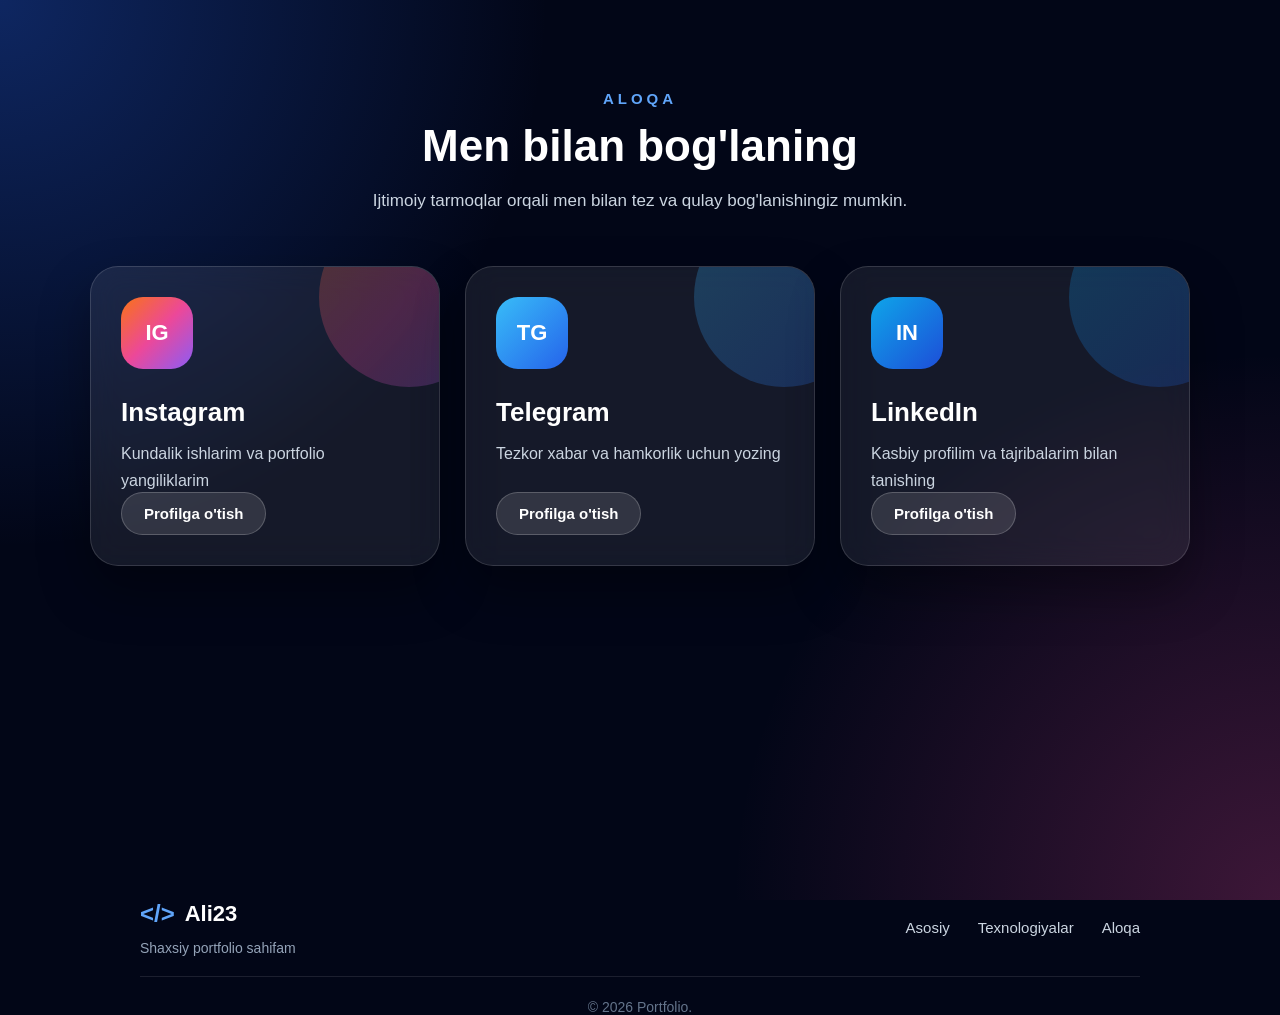
<file: aloqa.html>
<!DOCTYPE html>
<html lang="uz">
<head>
  <meta charset="UTF-8" />
  <meta name="viewport" content="width=device-width, initial-scale=1.0" />

  <title>Aloqa</title>

  <link rel="stylesheet" href="aloqa.css" />
</head>
<body>

  <section class="contact-section" id="contact">
    <div class="contact-container">

      <div class="contact-header">
        <p>Aloqa</p>
        <h2>Men bilan bog'laning</h2>
        <span>
          Ijtimoiy tarmoqlar orqali men bilan tez va qulay bog'lanishingiz mumkin.
        </span>
      </div>

      <div class="social-cards">

        <div class="social-card instagram">
          <div class="social-icon">IG</div>

          <div class="social-info">
            <h3>Instagram</h3>
            <p>Kundalik ishlarim va portfolio yangiliklarim</p>
          </div>

          <a
            href="https://instagram.com/rv.mukhammad"
            
            class="social-link"
            data-platform="Instagram"
          >
            Profilga o'tish
          </a>
        </div>

        <div class="social-card telegram">
          <div class="social-icon">TG</div>

          <div class="social-info">
            <h3>Telegram</h3>
            <p>Tezkor xabar va hamkorlik uchun yozing</p>
          </div>

          <a
            href="https://t.me/mxmmdrv"
            
            class="social-link"
            data-platform="Telegram"
          >
            Profilga o'tish
          </a>
        </div>

        <div class="social-card linkedin">
          <div class="social-icon">IN</div>

          <div class="social-info">
            <h3>LinkedIn</h3>
            <p>Kasbiy profilim va tajribalarim bilan tanishing</p>
          </div>

          <a
            href="https://linkedin.com/in/Muhammadali Rasulov"
            
            class="social-link"
            data-platform="LinkedIn"
          >
            Profilga o'tish
          </a>
        </div>

      </div>

    </div>
  </section>

          <footer class="footer">
    <div class="footer-container">
      <div class="footer-brand">
        <div class="brand-logo">
          <span class="logo">&lt;/&gt;</span>
          <span class="brand-name">Ali23</span>
        </div>
        <p>Shaxsiy portfolio sahifam</p>
      </div>
      <ul class="footer-links">
        <li><a href="main.html">Asosiy</a></li>
        <li><a href="texno.html">Texnologiyalar</a></li>
        <li><a href="aloqa.html">Aloqa</a></li>
      </ul>
    </div>
    <div class="footer-bottom">
      © 2026 Portfolio. 
    </div>
  </footer>


  <script src="aloqa.js"></script>
</body>
</html>
</file>
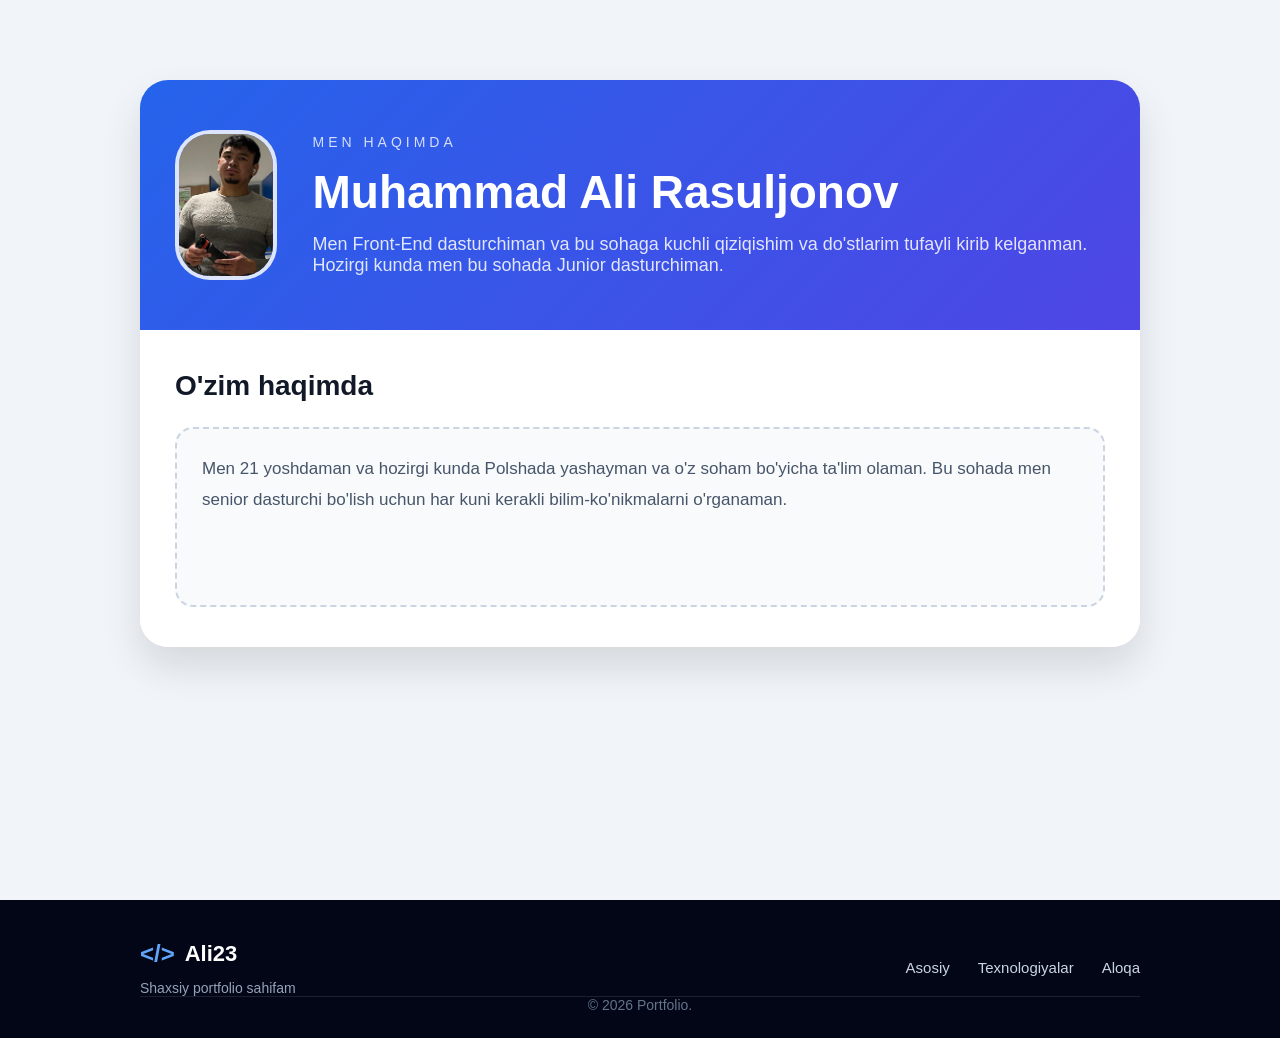
<file: men.html>
<!DOCTYPE html>
<html lang="en">
<head>
    <meta charset="UTF-8">
    <meta name="viewport" content="width=device-width, initial-scale=1.0">
    <link rel="stylesheet" href="https://cdn.jsdelivr.net/npm/bootstrap-icons@1.13.1/font/bootstrap-icons.min.css">
    <!-- <link rel="stylesheet" href="style.css"> -->
     <link rel="stylesheet" href="men.css">
    <title>My Web Page</title>
</head>
<body>
      
             <section class="about-section" id="about">
    <div class="about-container">
      <div class="about-top">
        <div class="profile-image">
          <img src="IMG_3330.JPG" alt="2026">
        </div>
        <div class="profile-info">
          <p class="section-name">Men haqimda</p>
          <h1> Muhammad Ali Rasuljonov</h1>
          <p class="short-info">
            Men Front-End dasturchiman va bu sohaga kuchli qiziqishim va do'stlarim tufayli kirib kelganman.
            Hozirgi kunda men bu sohada Junior dasturchiman.
          </p>
        </div>
      </div>
      <div class="about-bottom">
        <h2>O'zim haqimda</h2>
        <div class="about-text">
          Men 21 yoshdaman va hozirgi kunda Polshada yashayman va o'z soham bo'yicha ta'lim olaman.
          Bu sohada men senior dasturchi bo'lish uchun har kuni kerakli bilim-ko'nikmalarni 
          o'rganaman.

        </div>
      </div>
    </div>
  </section>

             <footer class="footer">
    <div class="footer-container">
      <div class="footer-brand">
        <div class="brand-logo">
          <span class="logo">&lt;/&gt;</span>
          <span class="brand-name">Ali23</span>
        </div>
        <p>Shaxsiy portfolio sahifam</p>
      </div>
      <ul class="footer-links">
        <li><a href="main.html">Asosiy</a></li>
        <li><a href="texno.html">Texnologiyalar</a></li>
        <li><a href="aloqa.html">Aloqa</a></li>
      </ul>
    </div>
    <div class="footer-bottom">
      © 2026 Portfolio. 
    </div>
  </footer>

    <script src="script.js"></script>
</body>
</html>
</file>
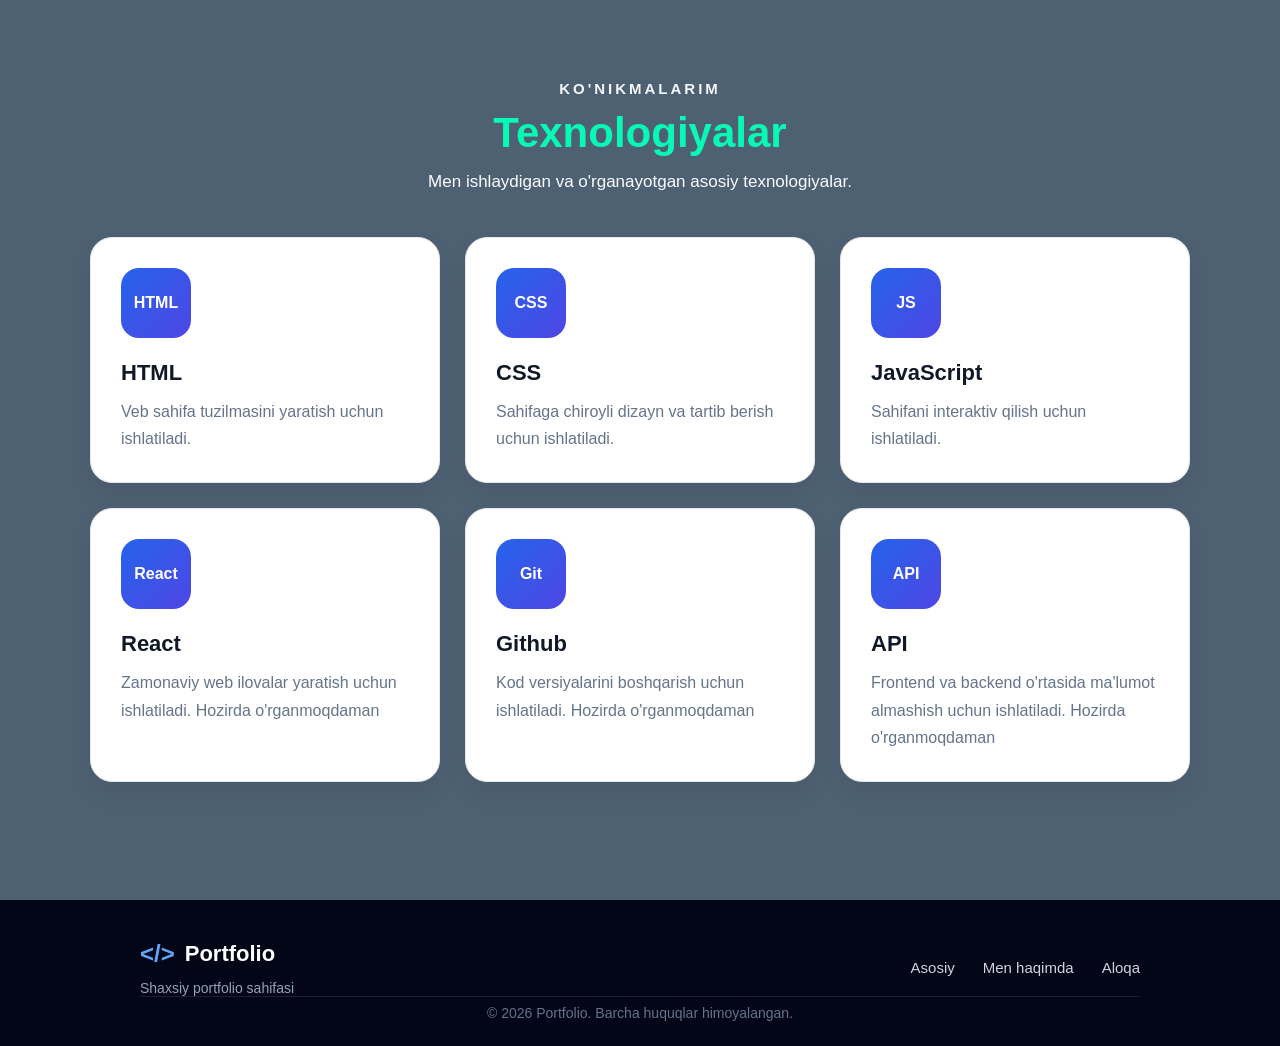
<file: texno.html>
<!DOCTYPE html>
<html lang="en">
<head>
    <meta charset="UTF-8">
    <meta name="viewport" content="width=device-width, initial-scale=1.0">
    <link rel="stylesheet" href="https://cdn.jsdelivr.net/npm/bootstrap-icons@1.13.1/font/bootstrap-icons.min.css">
    <!-- <link rel="stylesheet" href="style.css"> -->
     <link rel="stylesheet" href="texno.css">
    <title>My Web Page</title>
</head>
<body>
       <!-- <nav class="navbar">
        <div class="brand">
            <span class="logo">&lt;/&gt;</span>
      <span class="brand-name">My Web Page</span>
        </div>
            <ul class="nav-links">
            <li><a href="men.html">Men haqimda</a></li>
            <li><a href="texno.html">Texnologiyalar</a></li>
            <li><a href="aloqa.html">Aloqa</a></li>
            </ul>
        
       </nav> -->

        <section class="technologies-section" id="technologies">
    <div class="technologies-container">
      <div class="section-header">
        <p>Ko'nikmalarim</p>
        <h2>Texnologiyalar</h2>
        <span>
          Men ishlaydigan va o'rganayotgan asosiy texnologiyalar.
        </span>
      </div>
      <div class="technologies-grid">
        <div class="technology-card">
          <div class="technology-icon">HTML</div>
          <h3>HTML</h3>
          <p>Veb sahifa tuzilmasini yaratish uchun ishlatiladi.</p>
        </div>
        <div class="technology-card">
          <div class="technology-icon">CSS</div>
          <h3>CSS</h3>
          <p>Sahifaga chiroyli dizayn va tartib berish uchun ishlatiladi.</p>
        </div>
        <div class="technology-card">
          <div class="technology-icon">JS</div>
          <h3>JavaScript</h3>
          <p>Sahifani interaktiv qilish uchun ishlatiladi.</p>
        </div>
        <div class="technology-card">
          <div class="technology-icon">React</div>
          <h3>React</h3>
          <p>Zamonaviy web ilovalar yaratish uchun ishlatiladi.
            Hozirda o'rganmoqdaman
          </p>
        </div>
        <div class="technology-card">
          <div class="technology-icon">Git</div>
          <h3>Github</h3>
          <p>Kod versiyalarini boshqarish uchun ishlatiladi.
            Hozirda o'rganmoqdaman
          </p>
        </div>
        <div class="technology-card">
          <div class="technology-icon">API</div>
          <h3>API</h3>
          <p>Frontend va backend o'rtasida ma'lumot almashish uchun ishlatiladi.
            Hozirda o'rganmoqdaman
          </p>
        </div>
      </div>
    </div>
  </section>

  <!-- <script src="https://accounts.google.com/gsi/client" async defer></script> -->
  
         <footer class="footer">
    <div class="footer-container">
      <div class="footer-brand">
        <div class="brand-logo">
          <span class="logo">&lt;/&gt;</span>
          <span class="brand-name">Portfolio</span>
        </div>
        <p>Shaxsiy portfolio sahifasi</p>
      </div>
      <ul class="footer-links">
        <li><a href="main.html">Asosiy</a></li>
        <li><a href="men.html">Men haqimda</a></li>
        <li><a href="aloqa.html">Aloqa</a></li>
      </ul>
    </div>
    <div class="footer-bottom">
      © 2026 Portfolio. Barcha huquqlar himoyalangan.
    </div>
  </footer>


    <script src="script.js"></script>
</body>
</html>
</file>
<file: aloqa.css>
* {
  margin: 0;
  padding: 0;
  box-sizing: border-box;
}

body {
  font-family: Arial, sans-serif;
  background-color: #020617;
  color: #ffffff;
}

.contact-section {
  width: 100%;
  min-height: 100vh;
  padding: 90px 20px;
  background:
    radial-gradient(circle at top left, rgba(37, 99, 235, 0.35), transparent 35%),
    radial-gradient(circle at bottom right, rgba(236, 72, 153, 0.25), transparent 35%),
    #020617;
}

.contact-container {
  max-width: 1100px;
  margin: 0 auto;
}

.contact-header {
  text-align: center;
  margin-bottom: 50px;
}

.contact-header p {
  color: #60a5fa;
  font-size: 15px;
  font-weight: bold;
  letter-spacing: 4px;
  text-transform: uppercase;
  margin-bottom: 14px;
}

.contact-header h2 {
  font-size: 44px;
  margin-bottom: 16px;
}

.contact-header span {
  display: block;
  max-width: 600px;
  margin: 0 auto;
  color: #cbd5e1;
  font-size: 17px;
  line-height: 1.7;
}

.social-cards {
  display: grid;
  grid-template-columns: repeat(3, 1fr);
  gap: 25px;
}

.social-card {
  position: relative;
  overflow: hidden;
  padding: 30px;
  min-height: 300px;
  border-radius: 28px;
  background: rgba(255, 255, 255, 0.08);
  border: 1px solid rgba(255, 255, 255, 0.14);
  box-shadow: 0 25px 50px rgba(0, 0, 0, 0.35);
  backdrop-filter: blur(16px);
  transition: 0.35s ease;
}

.social-card::before {
  content: "";
  position: absolute;
  width: 180px;
  height: 180px;
  right: -60px;
  top: -60px;
  border-radius: 50%;
  opacity: 0.25;
  transition: 0.35s ease;
}

.social-card:hover {
  transform: translateY(-10px);
}

.social-card:hover::before {
  transform: scale(1.3);
  opacity: 0.45;
}

.instagram::before {
  background: linear-gradient(135deg, #f97316, #ec4899, #8b5cf6);
}

.telegram::before {
  background: linear-gradient(135deg, #38bdf8, #2563eb);
}

.linkedin::before {
  background: linear-gradient(135deg, #0ea5e9, #1d4ed8);
}

.social-icon {
  position: relative;
  z-index: 1;
  width: 72px;
  height: 72px;
  border-radius: 22px;
  display: flex;
  align-items: center;
  justify-content: center;
  font-weight: 800;
  font-size: 22px;
  color: #ffffff;
  margin-bottom: 28px;
}

.instagram .social-icon {
  background: linear-gradient(135deg, #f97316, #ec4899, #8b5cf6);
}

.telegram .social-icon {
  background: linear-gradient(135deg, #38bdf8, #2563eb);
}

.linkedin .social-icon {
  background: linear-gradient(135deg, #0ea5e9, #1d4ed8);
}

.social-info {
  position: relative;
  z-index: 1;
}

.social-info h3 {
  font-size: 26px;
  margin-bottom: 12px;
}

.social-info p {
  color: #cbd5e1;
  line-height: 1.7;
  font-size: 16px;
}

.social-link {
  position: absolute;
  left: 30px;
  bottom: 30px;
  z-index: 1;
  display: inline-block;
  padding: 12px 22px;
  border-radius: 999px;
  text-decoration: none;
  color: #ffffff;
  font-size: 15px;
  font-weight: bold;
  background-color: rgba(255, 255, 255, 0.12);
  border: 1px solid rgba(255, 255, 255, 0.2);
  transition: 0.3s ease;
}

.social-link:hover {
  background-color: #ffffff;
  color: #020617;
}

@media (max-width: 900px) {
  .social-cards {
    grid-template-columns: 1fr;
  }

  .contact-header h2 {
    font-size: 34px;
  }

  .social-card {
    min-height: 260px;
  }
}
/* 
* {
  margin: 0;
  padding: 0;
  box-sizing: border-box;
}

body {
  font-family: Arial, sans-serif;
} */

.footer {
  /* background-color: #020617; */
  color: #ffffff;
  /* padding: 40px 24px 25px; */
}

.footer-container {
  max-width: 1000px;
  margin: 0 auto;
  display: flex;
  align-items: center;
  justify-content: space-between;
  gap: 30px;
}

.footer-brand {
  text-align: left;
}

.brand-logo {
  display: flex;
  align-items: center;
  gap: 10px;
  font-size: 22px;
  font-weight: bold;
}

.logo {
  color: #60a5fa;
  font-size: 24px;
}

.brand-name {
  color: #ffffff;
}

.footer-brand p {
  margin-top: 12px;
  color: #94a3b8;
  font-size: 14px;
}

.footer-links {
  list-style: none;
  display: flex;
  align-items: center;
  gap: 28px;
}

.footer-links a {
  text-decoration: none;
  color: #cbd5e1;
  font-size: 15px;
  transition: color 0.3s ease;
}

.footer-links a:hover {
  color: #60a5fa;
}

.footer-bottom {
  max-width: 1000px;
  margin: 20px auto 0;
  padding-top: 22px;
  border-top: 1px solid rgba(255, 255, 255, 0.1);
  text-align: center;
  color: #64748b;
  font-size: 14px;
}

@media (max-width: 768px) {
  .footer-container {
    flex-direction: column;
    text-align: center;
  }

  .footer-brand {
    text-align: center;
  }

  .brand-logo {
    justify-content: center;
  }

  .footer-links {
    flex-direction: column;
    gap: 14px;
  }
}
</file>
<file: style.css>
* {
  margin: 0;
  padding: 0;
  box-sizing: border-box;
}

html {
  scroll-behavior: smooth;
}

body {
  font-family: Arial, sans-serif;
  background-color: #f8fafc;
  color: #111827;
  background-image: url(ivan-kohut-ARwBycpxLIs-unsplash.jpg);
  background-position: 100vh;
  background-position: center;
  background-repeat: no-repeat;
  background-size: 100%;
}

.navbar {
  width: 100%;
  min-height: 70px;
  padding: 0 35px;
  display: flex;
  align-items: center;
  justify-content: space-between;
  background-color: #767474;
  border-bottom: 1px solid #e5e7eb;
  position: fixed;
  top: 0;
  left: 0;
  z-index: 1000;
}

.brand {
  display: flex;
  align-items: center;
  gap: 10px;
}

.logo {
  font-size: 24px;
  font-weight: bold;
  color: #2563eb;
}

.brand-name {
  font-size: 22px;
  font-weight: bold;
  color: #feffff;
}

.nav-right {
  display: flex;
  align-items: center;
  gap: 28px;
}

.nav-links {
  display: flex;
  align-items: center;
  gap: 30px;
  list-style: none;
}

.nav-links a {
  text-decoration: none;
  font-size: 15px;
  font-weight: 500;
  color: #fbf9f9;
  transition: color 0.3s ease;
}

.nav-links a:hover {
  color: #2563eb;
}

.login-box {
  display: flex;
  align-items: center;
}

.user-profile {
  display: none;
  align-items: center;
  gap: 10px;
  padding: 6px 8px;
  border: 1px solid #e5e7eb;
  border-radius: 999px;
  background-color: #f8fafc;
}

.user-profile img {
  width: 34px;
  height: 34px;
  border-radius: 50%;
  object-fit: cover;
}

.user-profile span {
  font-size: 14px;
  font-weight: 600;
  color: #111827;
}

.user-profile button {
  border: none;
  background-color: #ef4444;
  color: #ffffff;
  padding: 7px 13px;
  border-radius: 999px;
  cursor: pointer;
  font-size: 13px;
}

.user-profile button:hover {
  background-color: #dc2626;
}

.about-section {
  width: 100%;
  min-height: 100vh;
  padding: 140px 20px 80px;
  background-color: #f1f5f9;
}

.about-container {
  max-width: 1000px;
  margin: 0 auto;
  background-color: #ffffff;
  border-radius: 28px;
  overflow: hidden;
  box-shadow: 0 20px 40px rgba(0, 0, 0, 0.12);
}

.about-top {
  display: flex;
  align-items: center;
  gap: 35px;
  padding: 50px 35px;
  background: linear-gradient(135deg, #2563eb, #4f46e5);
}

.profile-image {
  width: 150px;
  height: 150px;
  border-radius: 50%;
  overflow: hidden;
  border: 4px solid rgba(255, 255, 255, 0.8);
  background-color: rgba(255, 255, 255, 0.2);
}

.profile-image img {
  width: 100%;
  height: 100%;
  object-fit: cover;
  object-position: center;
  transform: scale(1.2);
}

.profile-info {
  color: #ffffff;
}

.section-name {
  font-size: 14px;
  text-transform: uppercase;
  letter-spacing: 4px;
  opacity: 0.8;
  margin-bottom: 15px;
}

.profile-info h1 {
  font-size: 46px;
  margin-bottom: 15px;
}

.short-info {
  font-size: 18px;
  opacity: 0.85;
}

.about-bottom {
  padding: 40px 35px;
  background-color: #ffffff;
}

.about-bottom h2 {
  font-size: 28px;
  margin-bottom: 25px;
  color: #111827;
}

.about-text {
  min-height: 180px;
  padding: 25px;
  border: 2px dashed #cbd5e1;
  border-radius: 18px;
  background-color: #f8fafc;
  color: #475569;
  font-size: 17px;
  line-height: 1.8;
}

.technologies-section {
  width: 100%;
  padding: 80px 20px;
  background-color: #f8fafc;
}

.technologies-container {
  max-width: 1100px;
  margin: 0 auto;
}

.section-header {
  text-align: center;
  margin-bottom: 45px;
}

.section-header p {
  color: #2563eb;
  font-size: 15px;
  font-weight: bold;
  text-transform: uppercase;
  letter-spacing: 3px;
  margin-bottom: 12px;
}

.section-header h2 {
  font-size: 42px;
  color: #111827;
  margin-bottom: 15px;
}

.section-header span {
  display: block;
  color: #64748b;
  font-size: 17px;
}

.technologies-grid {
  display: grid;
  grid-template-columns: repeat(3, 1fr);
  gap: 25px;
}

.technology-card {
  background-color: #ffffff;
  padding: 30px;
  border-radius: 22px;
  border: 1px solid #e5e7eb;
  box-shadow: 0 12px 25px rgba(0, 0, 0, 0.07);
  transition: 0.3s ease;
}

.technology-card:hover {
  transform: translateY(-8px);
  box-shadow: 0 18px 35px rgba(37, 99, 235, 0.18);
}

.technology-icon {
  width: 70px;
  height: 70px;
  border-radius: 18px;
  background: linear-gradient(135deg, #2563eb, #4f46e5);
  color: #ffffff;
  display: flex;
  align-items: center;
  justify-content: center;
  font-weight: bold;
  margin-bottom: 22px;
}

.technology-card h3 {
  font-size: 22px;
  color: #111827;
  margin-bottom: 12px;
}

.technology-card p {
  color: #64748b;
  font-size: 16px;
  line-height: 1.7;
}

.footer {
  background-color: #020617;
  color: #ffffff;
  padding: 40px 24px 25px;
}

.footer-container {
  max-width: 1000px;
  margin: 0 auto;
  display: flex;
  align-items: center;
  justify-content: space-between;
  gap: 30px;
}

.footer-brand p {
  margin-top: 12px;
  color: #94a3b8;
  font-size: 14px;
}

.brand-logo {
  display: flex;
  align-items: center;
  gap: 10px;
}

.footer-links {
  list-style: none;
  display: flex;
  align-items: center;
  gap: 28px;
}

.footer-links a {
  text-decoration: none;
  color: #cbd5e1;
  font-size: 15px;
  transition: color 0.3s ease;
}

.footer-links a:hover {
  color: #60a5fa;
}

.footer-bottom {
  max-width: 1000px;
  margin: 30px auto 0;
  padding-top: 22px;
  border-top: 1px solid rgba(255, 255, 255, 0.1);
  text-align: center;
  color: #64748b;
  font-size: 14px;
}

@media (max-width: 900px) {
  .navbar {
    flex-direction: column;
    gap: 15px;
    padding: 15px 20px;
  }

  .nav-right {
    flex-direction: column;
    gap: 15px;
  }

  .about-section {
    padding-top: 190px;
  }

  .technologies-grid {
    grid-template-columns: repeat(2, 1fr);
  }
}

@media (max-width: 600px) {
  .nav-links {
    flex-direction: column;
    gap: 12px;
  }

  .about-top {
    flex-direction: column;
    text-align: center;
  }

  .profile-info h1 {
    font-size: 34px;
  }

  .technologies-grid {
    grid-template-columns: 1fr;
  }

  .footer-container {
    flex-direction: column;
    text-align: center;
  }

  .footer-links {
    flex-direction: column;
    gap: 14px;
  }
}
</file>
<file: men.css>
* {
  margin: 0;
  padding: 0;
  box-sizing: border-box;
}

body {
  font-family: Arial, sans-serif;
  background-color: #5b738c;
  color: #111827;
}

.about-section {
  width: 100%;
  min-height: 100vh;
  padding: 80px 20px;
  background-color: #f1f5f9;
}

.about-container {
  max-width: 1000px;
  margin: 0 auto;
  background-color: #ffffff;
  border-radius: 28px;
  overflow: hidden;
  box-shadow: 0 20px 40px rgba(0, 0, 0, 0.12);
}

.about-top {
  display: flex;
  align-items: center;
  gap: 35px;
  padding: 50px 35px;
  background: linear-gradient(135deg, #2563eb, #4f46e5);
}

.profile-image {
  width: 150px;
  height: 150px;
  border-radius: 25%;
  background: rgba(255, 255, 255, 0.2);
  border: 4px solid rgba(255, 255, 255, 0.8);
  color: #ffffff;
  display: flex;
  align-items: center;
  justify-content: center;
  font-size: 20px;
  font-weight: bold;
}

.profile-info {
  color: #ffffff;
}

.section-name {
  font-size: 14px;
  text-transform: uppercase;
  letter-spacing: 4px;
  opacity: 0.8;
  margin-bottom: 15px;
}

.profile-info h1 {
  font-size: 46px;
  margin-bottom: 15px;
}

.short-info {
  font-size: 18px;
  opacity: 0.85;
}

.about-bottom {
  padding: 40px 35px;
  background-color: #ffffff;
}

.about-bottom h2 {
  font-size: 28px;
  margin-bottom: 25px;
  color: #111827;
}

.about-text {
  min-height: 180px;
  padding: 25px;
  border: 2px dashed #cbd5e1;
  border-radius: 18px;
  background-color: #f8fafc;
  color: #475569;
  font-size: 17px;
  line-height: 1.8;
}

@media (max-width: 768px) {
  .about-top {
    flex-direction: column;
    text-align: center;
  }

  .profile-info h1 {
    font-size: 34px;
  }

  .profile-image {
    width: 100px;
    height: 100px;
  }
}
.profile-image {
  width: 150px;
  height: 150px;
  border-radius: 35px;
  overflow: hidden;
  border: 4px solid rgba(255, 255, 255, 0.8);
}

.profile-image img {
  width: 100%;
  height: 100%;
  object-fit: cover;
  transform: scale(1.3);
  /* object-position: center bottom; */
  object-position: center top;
}

.footer {
  background-color: #020617;
  color: #ffffff;
  padding: 40px 24px 25px;
}
.footer-container {
  max-width: 1000px;
  margin: 0 auto;
  display: flex;
  align-items: center;
  justify-content: space-between;
  gap: 30px;
}
.footer-brand {
  text-align: left;
}
.brand-logo {
  display: flex;
  align-items: center;
  gap: 10px;
  font-size: 22px;
  font-weight: bold;
}
.logo {
  color: #60a5fa;
  font-size: 24px;
}
.brand-name {
  color: #ffffff;
}
.footer-brand p {
  margin-top: 12px;
  color: #94a3b8;
  font-size: 14px;
}
.footer-links {
  list-style: none;
  display: flex;
  align-items: center;
  gap: 28px;
}
.footer-links a {
  text-decoration: none;
  color: #cbd5e1;
  font-size: 15px;
  transition: color 0.3s ease;
}
.footer-links a:hover {
  color: #60a5fa;
}
.footer-bottom {
  max-width: 1000px;
  margin: 0 auto 0;
  padding-top: 0px;
  border-top: 1px solid rgba(255, 255, 255, 0.1);
  text-align: center;
  color: #64748b;
  font-size: 14px;
}
@media (max-width: 768px) {
  .footer-container {
    flex-direction: column;
    text-align: center;
  }
  .footer-brand {
    text-align: center;
  }
  .brand-logo {
    justify-content: center;
  }
  .footer-links {
    flex-direction: column;
    gap: 14px;
  }
}
</file>
<file: texno.css>
* {
  margin: 0;
  padding: 0;
  box-sizing: border-box;
}

body {
  font-family: Arial, sans-serif;
  background-color: #f8fafc;
  color: #111827;
}

.technologies-section {
  width: 100%;
  min-height: 100vh;
  padding: 80px 20px;
  background-color: #4e6173;
}

.technologies-container {
  max-width: 1100px;
  margin: 0 auto;
}

.section-header {
  text-align: center;
  margin-bottom: 45px;
}

.section-header p {
  color: #f5f6f7;
  font-size: 15px;
  font-weight: bold;
  text-transform: uppercase;
  letter-spacing: 3px;
  margin-bottom: 12px;
}

.section-header h2 {
  font-size: 42px;
  color: #06fab5;
  margin-bottom: 15px;
}

.section-header span {
  display: block;
  color: #fafbfd;
  font-size: 17px;
}

.technologies-grid {
  display: grid;
  grid-template-columns: repeat(3, 1fr);
  gap: 25px;
}

.technology-card {
  background-color: #ffffff;
  padding: 30px;
  border-radius: 22px;
  border: 1px solid #e5e7eb;
  box-shadow: 0 12px 25px rgba(0, 0, 0, 0.07);
  transition: 0.3s ease;
}

.technology-card:hover {
  transform: translateY(-8px);
  box-shadow: 0 18px 35px rgba(37, 99, 235, 0.18);
  border-color: #bfdbfe;
}

.technology-icon {
  width: 70px;
  height: 70px;
  border-radius: 18px;
  background: linear-gradient(135deg, #2563eb, #4f46e5);
  color: #ffffff;
  display: flex;
  align-items: center;
  justify-content: center;
  font-weight: bold;
  margin-bottom: 22px;
}

.technology-card h3 {
  font-size: 22px;
  color: #111827;
  margin-bottom: 12px;
}

.technology-card p {
  color: #64748b;
  font-size: 16px;
  line-height: 1.7;
}

@media (max-width: 900px) {
  .technologies-grid {
    grid-template-columns: repeat(2, 1fr);
  }
}

@media (max-width: 600px) {
  .technologies-grid {
    grid-template-columns: 1fr;
  }

  .section-header h2 {
    font-size: 32px;
  }
}


.footer {
  background-color: #020617;
  color: #ffffff;
  padding: 40px 24px 25px;
}

.footer-container {
  max-width: 1000px;
  margin: 0 auto;
  display: flex;
  align-items: center;
  justify-content: space-between;
  gap: 30px;
}

.footer-brand {
  text-align: left;
}

.brand-logo {
  display: flex;
  align-items: center;
  gap: 10px;
  font-size: 22px;
  font-weight: bold;
}

.logo {
  color: #60a5fa;
  font-size: 24px;
}

.brand-name {
  color: #ffffff;
}

.footer-brand p {
  margin-top: 12px;
  color: #94a3b8;
  font-size: 14px;
}

.footer-links {
  list-style: none;
  display: flex;
  align-items: center;
  gap: 28px;
}

.footer-links a {
  text-decoration: none;
  color: #cbd5e1;
  font-size: 15px;
  transition: color 0.3s ease;
}

.footer-links a:hover {
  color: #60a5fa;
}

.footer-bottom {
  max-width: 1000px;
  margin: 0 auto 0;
  padding-top: 8px;
  border-top: 1px solid rgba(255, 255, 255, 0.1);
  text-align: center;
  color: #64748b;
  font-size: 14px;
}

@media (max-width: 768px) {
  .footer-container {
    flex-direction: column;
    text-align: center;
  }

  .footer-brand {
    text-align: center;
  }

  .brand-logo {
    justify-content: center;
  }

  .footer-links {
    flex-direction: column;
    gap: 14px;
  }
}
</file>
